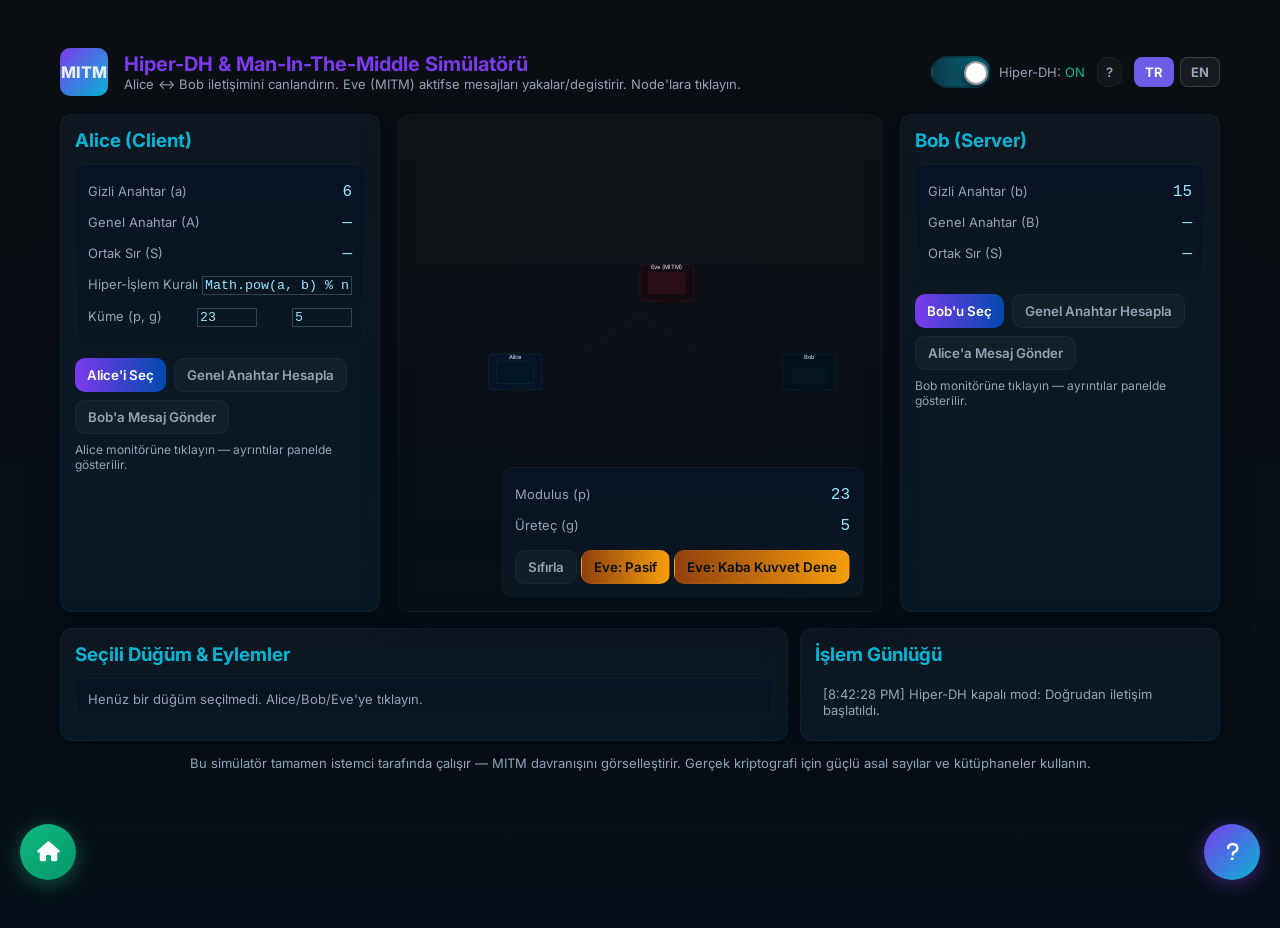
<file: resources/Frontend/Crypto/mitm.html>
<!doctype html>
<html lang="tr">
  <head>
    <meta charset="utf-8" />
    <meta name="viewport" content="width=device-width,initial-scale=1" />
    <title data-i18n="mitm.pageTitle">Hiper-DH & MITM (Eve) Simülatörü</title>
    <link
      href="https://fonts.googleapis.com/css2?family=Inter:wght@300;400;600;700;800&display=swap"
      rel="stylesheet"
    />
    <link
      rel="stylesheet"
      href="https://cdnjs.cloudflare.com/ajax/libs/font-awesome/6.4.2/css/all.min.css"
    />
    <script src="../js/i18n.js"></script>
    <style>
      :root {
        --bg: #0b0f13;
        --panel: #0f1720;
        --card: #0f1822;
        --muted: #94a3b8;
        --accent: #7c3aed;
        --accent-2: #06b6d4;
        --success: #10b981;
        --danger: #ef4444;
        --glass: rgba(255, 255, 255, 0.03);
      }
      * {
        box-sizing: border-box;
        font-family:
          Inter,
          system-ui,
          Segoe UI,
          Roboto,
          "Helvetica Neue",
          Arial;
      }
      html,
      body {
        height: 100%;
        margin: 0;
        background: linear-gradient(180deg, var(--bg), #071018);
        color: #e6eef6;
      }
      .wrap {
        max-width: 1200px;
        margin: 28px auto;
        padding: 20px;
      }
      header {
        display: flex;
        align-items: center;
        gap: 16px;
        margin-bottom: 18px;
      }
      header h1 {
        font-size: 20px;
        margin: 0;
        color: var(--accent);
      }
      header p {
        margin: 0;
        color: var(--muted);
        font-size: 13px;
      }

      .sim-grid {
        display: grid;
        grid-template-columns: 320px 1fr 320px;
        gap: 18px;
      }

      /* left/right panels */
      .panel {
        background: linear-gradient(180deg, var(--panel), #071927);
        border-radius: 12px;
        padding: 14px;
        border: 1px solid rgba(255, 255, 255, 0.03);
        box-shadow: 0 6px 30px rgba(3, 7, 18, 0.6);
      }
      .panel h3 {
        margin: 0 0 12px 0;
        color: var(--accent-2);
      }
      .controls {
        display: flex;
        gap: 8px;
        flex-wrap: wrap;
      }
      .btn {
        background: var(--glass);
        border: 1px solid rgba(255, 255, 255, 0.04);
        padding: 8px 12px;
        border-radius: 10px;
        color: var(--muted);
        cursor: pointer;
        font-weight: 600;
      }
      .btn.primary {
        background: linear-gradient(90deg, var(--accent), #004aad);
        color: white;
        border: none;
      }
      .btn.warn {
        background: linear-gradient(90deg, #92400e, #f59e0b);
        color: #071018;
      }
      .toggle {
        display: inline-flex;
        align-items: center;
        gap: 8px;
      }
      .small {
        font-size: 13px;
        color: var(--muted);
      }

      /* center canvas */
      .canvas-wrap {
        position: relative;
        background: linear-gradient(
          180deg,
          rgba(255, 255, 255, 0.02),
          transparent
        );
        border-radius: 12px;
        padding: 18px;
        min-height: 480px;
        display: flex;
        align-items: center;
        justify-content: center;
      }
      svg.network {
        width: 100%;
        height: 460px;
      }

      /* node styles */
      .node {
        cursor: pointer;
      }
      .monitor {
        fill: linear-gradient(0deg, #0f1720, #0b1220);
        stroke: #1f2937;
        stroke-width: 2;
      }

      .node-label {
        font-size: 13px;
        text-anchor: middle;
        fill: #dbeafe;
      }

      /* info panel */
      .info {
        background: linear-gradient(180deg, #071225, #0b1720);
        padding: 12px;
        border-radius: 10px;
        border: 1px solid rgba(255, 255, 255, 0.03);
      }
      .info-row {
        display: flex;
        justify-content: space-between;
        padding: 6px 0;
        border-bottom: 1px dashed rgba(255, 255, 255, 0.02);
      }
      .info-row:last-child {
        border-bottom: none;
      }
      .mono {
        font-family: ui-monospace, SFMono-Regular, Menlo, monospace;
        color: #9be7ff;
      }

      /* message bubble animation */
      .packet {
        fill: var(--accent);
        stroke: none;
      }
      .packet-mod {
        fill: var(--danger);
      }

      /* footer */
      footer {
        margin-top: 14px;
        color: var(--muted);
        font-size: 13px;
        text-align: center;
      }

      /* clickable hints */
      .hint {
        font-size: 12px;
        color: var(--muted);
        margin-top: 8px;
      }

      /* responsive */
      @media (max-width: 980px) {
        .sim-grid {
          grid-template-columns: 1fr;
        }
        .canvas-wrap {
          min-height: 420px;
        }
      }
      /* Hyper-DH toggle switch */
      .switch {
        width: 60px;
        height: 32px;
        border-radius: 32px;
        background: linear-gradient(90deg, #0b0f13, #13202a);
        border: 2px solid rgba(255, 255, 255, 0.06);
        display: inline-block;
        position: relative;
        padding: 3px;
        box-shadow: inset 0 1px 0 rgba(255, 255, 255, 0.02);
        transition:
          background 220ms ease,
          border-color 220ms;
      }
      .switch .knob {
        width: 24px;
        height: 24px;
        border-radius: 50%;
        background: #e6eef6;
        box-shadow: 0 4px 10px rgba(2, 6, 23, 0.6);
        transform: translateX(0);
        transition: transform 220ms cubic-bezier(0.2, 0.9, 0.2, 1);
        border: 2px solid rgba(0, 0, 0, 0.4);
      }
      .switch.on {
        background: linear-gradient(90deg, #0b3a4a, #07697f);
        border-color: rgba(0, 0, 0, 0.25);
      }
      .switch.on .knob {
        transform: translateX(28px);
        background: #fff;
      }

      /* small responsive tweak for header */
      @media (max-width: 980px) {
        #hyperLabel {
          display: none;
        }
        .switch {
          width: 48px;
          height: 28px;
          padding: 2px;
        }
        .switch .knob {
          width: 20px;
          height: 20px;
          transform: translateX(0);
        }
        .switch.on .knob {
          transform: translateX(22px);
        }
      }

      /* Pop-up Styles */
      .popup-overlay {
        position: fixed;
        top: 0;
        left: 0;
        width: 100%;
        height: 100%;
        background: rgba(0, 0, 0, 0.8);
        backdrop-filter: blur(5px);
        display: none;
        justify-content: center;
        align-items: center;
        z-index: 1000;
        animation: fadeIn 0.3s ease;
      }

      .popup-overlay.show {
        display: flex;
      }

      .popup-content {
        background: linear-gradient(180deg, var(--panel), #071927);
        border-radius: 16px;
        border: 1px solid rgba(255, 255, 255, 0.1);
        box-shadow: 0 20px 60px rgba(0, 0, 0, 0.8);
        max-width: 600px;
        width: 90%;
        max-height: 80vh;
        overflow-y: auto;
        animation: slideIn 0.3s ease;
      }

      .popup-header {
        display: flex;
        justify-content: space-between;
        align-items: center;
        padding: 20px 24px;
        border-bottom: 1px solid rgba(255, 255, 255, 0.1);
      }

      .popup-header h3 {
        margin: 0;
        color: var(--accent);
        font-size: 20px;
      }

      .popup-close {
        background: none;
        border: none;
        color: var(--muted);
        font-size: 24px;
        cursor: pointer;
        padding: 0;
        width: 32px;
        height: 32px;
        display: flex;
        align-items: center;
        justify-content: center;
        border-radius: 50%;
        transition: all 0.2s ease;
      }

      .popup-close:hover {
        background: rgba(255, 255, 255, 0.1);
        color: white;
      }

      .popup-body {
        padding: 24px;
      }

      .info-section {
        margin-bottom: 24px;
      }

      .info-section:last-child {
        margin-bottom: 0;
      }

      .info-section h4 {
        color: var(--accent-2);
        margin: 0 0 12px 0;
        font-size: 16px;
      }

      .info-section p {
        color: #e6eef6;
        line-height: 1.6;
        margin: 0 0 12px 0;
      }

      .info-section ul,
      .info-section ol {
        color: #e6eef6;
        padding-left: 20px;
        margin: 0;
      }

      .info-section li {
        margin-bottom: 8px;
        line-height: 1.5;
      }

      .info-section strong {
        color: var(--accent);
      }

      /* Help Button */
      .help-button {
        position: fixed;
        bottom: 20px;
        right: 20px;
        width: 56px;
        height: 56px;
        border-radius: 50%;
        background: linear-gradient(135deg, var(--accent), var(--accent-2));
        border: none;
        color: white;
        font-size: 20px;
        cursor: pointer;
        box-shadow: 0 4px 20px rgba(124, 58, 237, 0.4);
        transition: all 0.3s ease;
        z-index: 100;
        display: flex;
        align-items: center;
        justify-content: center;
      }

      .help-button:hover {
        transform: translateY(-2px);
        box-shadow: 0 6px 25px rgba(124, 58, 237, 0.6);
      }

      /* Home Button */
      .home-button {
        position: fixed;
        bottom: 20px;
        left: 20px;
        width: 56px;
        height: 56px;
        border-radius: 50%;
        background: linear-gradient(135deg, var(--success), #059669);
        border: none;
        color: white;
        font-size: 20px;
        cursor: pointer;
        box-shadow: 0 4px 20px rgba(16, 185, 129, 0.4);
        transition: all 0.3s ease;
        z-index: 100;
        display: flex;
        align-items: center;
        justify-content: center;
        text-decoration: none;
      }

      .home-button:hover {
        transform: translateY(-2px);
        box-shadow: 0 6px 25px rgba(16, 185, 129, 0.6);
        color: white;
      }

      /* Dil Butonları*/
      .lang-switch-btn {
        background: rgba(255, 255, 255, 0.05);
        border: 1px solid rgba(255, 255, 255, 0.15);
        color: var(--muted);
        border-radius: 8px;
        padding: 6px 10px;
        font-size: 13px;
        font-weight: 700;
        cursor: pointer;
        transition: all 0.2s ease;
      }
      .lang-switch-btn:hover {
        color: #fff;
      }
      .lang-switch-btn.active {
        background: #6c5ce7 !important;
        color: white !important;
        border-color: transparent !important;
      }

      /* Animations */
      @keyframes fadeIn {
        from {
          opacity: 0;
        }
        to {
          opacity: 1;
        }
      }

      @keyframes slideIn {
        from {
          opacity: 0;
          transform: translateY(-20px) scale(0.95);
        }
        to {
          opacity: 1;
          transform: translateY(0) scale(1);
        }
      }

      /* Responsive adjustments */
      @media (max-width: 768px) {
        .popup-content {
          width: 95%;
          margin: 20px;
        }

        .popup-header,
        .popup-body {
          padding: 16px;
        }

        .help-button,
        .home-button {
          width: 48px;
          height: 48px;
          font-size: 18px;
        }
      }
    </style>
  </head>
  <body>
    <div class="wrap">
      <header>
        <div
          style="
            width: 48px;
            height: 48px;
            border-radius: 10px;
            background: linear-gradient(135deg, var(--accent), var(--accent-2));
            display: flex;
            align-items: center;
            justify-content: center;
            font-weight: 800;
          "
        >
          MITM
        </div>
        <div>
          <h1 data-i18n="mitm.heading">
            Hiper-DH & Man‑In‑The‑Middle Simülatörü
          </h1>
          <p data-i18n="mitm.subheading">
            Alice ↔ Bob iletişimini canlandırın. Eve (MITM) aktifse mesajları
            yakalar/degistirir. Node'lara tıklayın.
          </p>
        </div>
        <!-- Hiper-DH On/Off toggle + help -->
        <div
          style="
            margin-left: auto;
            display: flex;
            align-items: center;
            gap: 12px;
          "
        >
          <!-- Toggle wrapper -->
          <div
            id="hyperToggle"
            style="
              display: flex;
              align-items: center;
              gap: 8px;
              cursor: pointer;
            "
            aria-label="Hiper-DH Aç/Kapa"
            data-i18n-attr="aria-label:mitm.hyperToggleAria"
            role="button"
            tabindex="0"
          >
            <div class="switch" id="hyperSwitch" aria-hidden="true">
              <div class="knob"></div>
            </div>
            <div
              id="hyperLabel"
              style="
                font-size: 13px;
                color: var(--muted);
                min-width: 48px;
                text-align: left;
              "
            >
              <span data-i18n="mitm.hyperDhLabel">Hiper-DH:</span>
              <span id="hyperStateText">ON</span>
            </div>
          </div>

          <!-- Help button -->
          <button
            id="hyperHelp"
            class="btn"
            title="Ne demek olduğunu gör"
            data-i18n-attr="title:mitm.hyperHelpTitle"
            style="padding: 6px 8px; font-size: 13px"
          >
            ?
          </button>
          <!-- Language Switcher -->
          <div class="lang-switch" style="display: flex; gap: 6px">
            <button class="lang-switch-btn" data-lang="tr" type="button">
              TR
            </button>
            <button class="lang-switch-btn" data-lang="en" type="button">
              EN
            </button>
          </div>
        </div>
      </header>

      <div class="sim-grid">
        <!-- LEFT: Controls / Alice -->
        <div class="panel">
          <h3 data-i18n="mitm.aliceTitle">Alice (Client)</h3>
          <div class="info">
            <div class="info-row">
              <div class="small" data-i18n="mitm.privateKeyLabel">
                Gizli Anahtar (a)
              </div>
              <div id="alicePrivate" class="mono">6</div>
            </div>
            <div class="info-row">
              <div class="small" data-i18n="mitm.publicKeyLabel">
                Genel Anahtar (A)
              </div>
              <div id="alicePublic" class="mono">—</div>
            </div>
            <div class="info-row">
              <div class="small" data-i18n="mitm.sharedSecretLabel">
                Ortak Sır (S)
              </div>
              <div id="aliceSecret" class="mono">—</div>
            </div>
            <div class="info-row">
              <div class="small" data-i18n="mitm.ruleFieldLabel">
                Hiper-İşlem Kuralı
              </div>
              <input
                type="text"
                id="ruleInput"
                class="mono"
                value="Math.pow(a, b) % n"
                style="
                  width: 150px;
                  background: transparent;
                  border: 1px solid #334155;
                  color: #9be7ff;
                "
              />
            </div>
            <div class="info-row">
              <div class="small" data-i18n="mitm.setFieldLabel">
                Küme (p, g)
              </div>
              <input
                type="number"
                id="modInput"
                class="mono"
                value="23"
                style="
                  width: 60px;
                  background: transparent;
                  border: 1px solid #334155;
                  color: #9be7ff;
                "
              />
              <input
                type="number"
                id="genInput"
                class="mono"
                value="5"
                style="
                  width: 60px;
                  background: transparent;
                  border: 1px solid #334155;
                  color: #9be7ff;
                "
              />
            </div>
          </div>

          <div style="margin-top: 12px" class="controls">
            <button
              class="btn primary"
              onclick="setActive('alice')"
              data-i18n="mitm.selectAliceBtn"
            >
              Alice'i Seç
            </button>
            <button
              class="btn"
              onclick="generate('alice')"
              data-i18n="mitm.calcPublicBtn"
            >
              Genel Anahtar Hesapla
            </button>
            <button
              class="btn"
              onclick="sendMessage('alice')"
              data-i18n="mitm.sendToBobBtn"
            >
              Bob'a Mesaj Gönder
            </button>
          </div>

          <div class="hint" data-i18n="mitm.aliceHint">
            Alice monitörüne tıklayın — ayrıntılar panelde gösterilir.
          </div>
        </div>

        <!-- CENTER: network visualization -->
        <div class="canvas-wrap panel">
          <svg
            class="network"
            viewBox="0 0 1000 460"
            xmlns="http://www.w3.org/2000/svg"
          >
            <!-- positions: Alice left, Bob right, Eve top-middle -->
            <!-- links (paths) -->
            <defs>
              <filter id="glow">
                <feGaussianBlur stdDeviation="4" result="coloredBlur" />
                <feMerge>
                  <feMergeNode in="coloredBlur" />
                  <feMergeNode in="SourceGraphic" />
                </feMerge>
              </filter>
            </defs>

            <line
              id="linkA-E"
              x1="180"
              y1="340"
              x2="500"
              y2="120"
              stroke="rgba(255,255,255,0.06)"
              stroke-width="2"
              stroke-dasharray="6 6"
            />
            <line
              id="linkE-B"
              x1="500"
              y1="120"
              x2="820"
              y2="340"
              stroke="rgba(255,255,255,0.06)"
              stroke-width="2"
              stroke-dasharray="6 6"
            />
            <line
              id="linkA-B"
              x1="180"
              y1="340"
              x2="820"
              y2="340"
              stroke="rgba(255,255,255,0.03)"
              stroke-width="1"
            />

            <!-- Alice monitor (group) -->
            <g
              id="alice"
              class="node"
              transform="translate(120,260)"
              onclick="nodeClick('alice')"
            >
              <rect
                x="40"
                y="-50"
                width="120"
                height="80"
                rx="8"
                fill="#071428"
                stroke="#18384f"
              />
              <rect
                x="58"
                y="-34"
                width="84"
                height="50"
                rx="4"
                fill="#021726"
                stroke="#0b3a4a"
              />
              <rect
                x="90"
                y="26"
                width="36"
                height="10"
                rx="3"
                fill="#0b1220"
              />
              <text x="100" y="-40" class="node-label">Alice</text>
            </g>

            <!-- Eve monitor -->
            <g
              id="eve"
              class="node"
              transform="translate(460,60)"
              onclick="nodeClick('eve')"
            >
              <rect
                x="40"
                y="-50"
                width="120"
                height="80"
                rx="8"
                fill="#170b12"
                stroke="#4a1f2e"
              />
              <rect
                x="58"
                y="-34"
                width="84"
                height="50"
                rx="4"
                fill="#2a0f17"
              />
              <rect
                x="90"
                y="26"
                width="36"
                height="10"
                rx="3"
                fill="#1a0b0f"
              />
              <text x="100" y="-40" class="node-label">Eve (MITM)</text>
            </g>

            <!-- Bob monitor -->
            <g
              id="bob"
              class="node"
              transform="translate(780,260)"
              onclick="nodeClick('bob')"
            >
              <rect
                x="40"
                y="-50"
                width="120"
                height="80"
                rx="8"
                fill="#061219"
                stroke="#153046"
              />
              <rect
                x="58"
                y="-34"
                width="84"
                height="50"
                rx="4"
                fill="#031423"
              />
              <rect
                x="90"
                y="26"
                width="36"
                height="10"
                rx="3"
                fill="#07121a"
              />
              <text x="100" y="-40" class="node-label">Bob</text>
            </g>

            <!-- animated packet (initially hidden) -->
            <circle
              id="packet"
              cx="0"
              cy="0"
              r="8"
              class="packet"
              style="visibility: hidden; filter: url(#glow)"
            />
            <circle
              id="packetMod"
              cx="0"
              cy="0"
              r="8"
              class="packet-mod"
              style="visibility: hidden; filter: url(#glow)"
            />
          </svg>

          <div
            style="
              position: absolute;
              right: 18px;
              bottom: 14px;
              min-width: 220px;
            "
          >
            <div class="info">
              <div class="info-row">
                <div class="small" data-i18n="mitm.modulusLabel">
                  Modulus (p)
                </div>
                <div id="modVal" class="mono">23</div>
              </div>
              <div class="info-row">
                <div class="small" data-i18n="mitm.generatorLabel">
                  Üreteç (g)
                </div>
                <div id="genVal" class="mono">5</div>
              </div>
              <div style="padding-top: 8px">
                <button
                  class="btn"
                  onclick="resetSim()"
                  data-i18n="mitm.resetBtn"
                >
                  Sıfırla
                </button>
                <button class="btn warn" onclick="toggleEve()" id="eveBtn">
                  Eve: Pasif
                </button>
                <button
                  class="btn warn"
                  onclick="eveBruteForce()"
                  data-i18n="mitm.bruteForceBtn"
                >
                  Eve: Kaba Kuvvet Dene
                </button>
              </div>
            </div>
          </div>
        </div>

        <!-- RIGHT: Controls / Bob -->
        <div class="panel">
          <h3 data-i18n="mitm.bobTitle">Bob (Server)</h3>
          <div class="info">
            <div class="info-row">
              <div class="small" data-i18n="mitm.privateKeyLabelB">
                Gizli Anahtar (b)
              </div>
              <div id="bobPrivate" class="mono">15</div>
            </div>
            <div class="info-row">
              <div class="small" data-i18n="mitm.publicKeyLabelB">
                Genel Anahtar (B)
              </div>
              <div id="bobPublic" class="mono">—</div>
            </div>
            <div class="info-row">
              <div class="small" data-i18n="mitm.sharedSecretLabel">
                Ortak Sır (S)
              </div>
              <div id="bobSecret" class="mono">—</div>
            </div>
          </div>

          <div style="margin-top: 12px" class="controls">
            <button
              class="btn primary"
              onclick="setActive('bob')"
              data-i18n="mitm.selectBobBtn"
            >
              Bob'u Seç
            </button>
            <button
              class="btn"
              onclick="generate('bob')"
              data-i18n="mitm.calcPublicBtn"
            >
              Genel Anahtar Hesapla
            </button>
            <button
              class="btn"
              onclick="sendMessage('bob')"
              data-i18n="mitm.sendToAliceBtn"
            >
              Alice'a Mesaj Gönder
            </button>
          </div>

          <div class="hint" data-i18n="mitm.bobHint">
            Bob monitörüne tıklayın — ayrıntılar panelde gösterilir.
          </div>
        </div>
      </div>

      <!-- DETAILS / action log -->
      <div style="margin-top: 16px; display: flex; gap: 12px; flex-wrap: wrap">
        <div style="flex: 1; min-width: 320px" class="panel">
          <h3 data-i18n="mitm.selectedNodeTitle">Seçili Düğüm & Eylemler</h3>
          <div id="selectedInfo" class="info">
            <div class="small" data-i18n="mitm.noNodeSelected">
              Henüz bir düğüm seçilmedi. Alice/Bob/Eve'ye tıklayın.
            </div>
          </div>
        </div>

        <div style="width: 420px; min-width: 280px" class="panel">
          <h3 data-i18n="mitm.activityLogTitle">İşlem Günlüğü</h3>
          <div
            id="log"
            style="
              max-height: 180px;
              overflow: auto;
              padding: 8px;
              font-size: 13px;
              color: var(--muted);
            "
          ></div>
        </div>
      </div>

      <footer data-i18n="mitm.footerNote">
        Bu simülatör tamamen istemci tarafında çalışır — MITM davranışını
        görselleştirir. Gerçek kriptografi için güçlü asal sayılar ve
        kütüphaneler kullanın.
      </footer>
    </div>

    <!-- Information Pop-up -->
    <div id="infoPopup" class="popup-overlay">
      <div class="popup-content">
        <div class="popup-header">
          <h3 data-i18n="mitm.popupTitle">
            Hiper-DH & MITM Simülatörü Hakkında
          </h3>
          <button class="popup-close" onclick="closePopup()">&times;</button>
        </div>
        <div class="popup-body">
          <div class="info-section">
            <h4 data-i18n="mitm.infoProtocolTitle">
              🔐 Hiper-Diffie-Hellman Protokolü
            </h4>
            <p data-i18n="mitm.infoProtocolText">
              Bu simülatör, hiperhalkalar kullanarak geliştirilmiş
              Diffie-Hellman anahtar değişim protokolünü gösterir. Klasik DH
              protokolünden farklı olarak, hiperhalka yapısı daha güçlü güvenlik
              sağlar.
            </p>
          </div>
          <div class="info-section">
            <h4 data-i18n="mitm.infoParticipantsTitle">👥 Katılımcılar</h4>
            <ul>
              <li data-i18n="mitm.infoParticipantAlice">
                <strong>Alice:</strong> İlk taraf, gizli anahtar (a) ile genel
                anahtar (A) üretir
              </li>
              <li data-i18n="mitm.infoParticipantBob">
                <strong>Bob:</strong> İkinci taraf, gizli anahtar (b) ile genel
                anahtar (B) üretir
              </li>
              <li data-i18n="mitm.infoParticipantEve">
                <strong>Eve:</strong> Man-in-the-Middle saldırganı, mesajları
                yakalayabilir ve değiştirebilir
              </li>
            </ul>
          </div>
          <div class="info-section">
            <h4 data-i18n="mitm.infoHowTitle">⚙️ Nasıl Kullanılır</h4>
            <ol>
              <li data-i18n="mitm.infoHow1">
                Hiper-DH modunu açın/kapatın (üst kısımdaki toggle)
              </li>
              <li data-i18n="mitm.infoHow2">
                Alice veya Bob'u seçin ve "Genel Anahtar Hesapla" butonuna
                tıklayın
              </li>
              <li data-i18n="mitm.infoHow3">
                Her iki tarafın genel anahtarları hesaplandıktan sonra ortak
                sırlar otomatik hesaplanır
              </li>
              <li data-i18n="mitm.infoHow4">
                Eve'yi aktif ederek MITM saldırısını simüle edin
              </li>
              <li data-i18n="mitm.infoHow5">
                "Eve: Kaba Kuvvet Dene" ile gerçek bir özel anahtar arama
                saldırısı çalıştırın
              </li>
              <li data-i18n="mitm.infoHow6">
                Mesaj göndererek iletişimi test edin
              </li>
            </ol>
          </div>
          <div class="info-section">
            <h4 data-i18n="mitm.infoTechTitle">🔧 Teknik Detaylar</h4>
            <p data-i18n="mitm.infoTechModulus">
              <strong>Modulus (p):</strong> Asal sayı, güvenlik için büyük
              olmalı
            </p>
            <p data-i18n="mitm.infoTechGenerator">
              <strong>Üreteç (g):</strong> Modulus'a göre primitive root
            </p>
            <p data-i18n="mitm.infoTechRule">
              <strong>Kural:</strong> Hiperhalka işlemi tanımlar (örn:
              Math.pow(a, b) % n)
            </p>
          </div>
        </div>
      </div>
    </div>

    <!-- Help Button -->
    <button
      id="helpButton"
      class="help-button"
      onclick="openPopup()"
      title="Yardım"
      data-i18n-attr="title:mitm.helpTitle"
    >
      <i class="fas fa-question"></i>
    </button>

    <!-- Home Button -->
    <a
      href="../Anasayfa/index.html"
      class="home-button"
      title="Ana Sayfaya Dön"
      data-i18n-attr="title:mitm.homeTitle"
    >
      <i class="fas fa-home"></i>
    </a>

    <script>
      // NOT: Burada önceden ölü/yanlış bir adres olan
      // "https://hypercrypt.up.railway.app" kodlanmıştı -- proje artık
      // Railway'de değil Render'da barındırılıyor. Render deploy'u
      // düzeldiği ve https://hypercrypt.onrender.com canlıda çalıştığı için
      // (WebConfig.java'daki CORS izinli listesi 127.0.0.1:5500 ve
      // localhost:5500'ü zaten kapsıyor), üretim adresini aktif hale
      // getiriyoruz. Yerelde backend'i elle çalıştırıp onu test etmek
      // isterseniz alttaki iki satırın yorumunu değiştirin.
      const API_BASE_URL = "https://hypercrypt.onrender.com";
      //const API_BASE_URL = "http://localhost:8080";
      // --- state ---
      const state = {
        modulus: 23,
        generator: 5,
        alicePrivate: 6,
        bobPrivate: 15,
        alicePublic: null,
        bobPublic: null,
        aliceSecret: null,
        bobSecret: null,
        eveActive: false,
        selected: null,
        // NOT: Bu alan önceden hiç tanımlanmamıştı; bu yüzden generate()
        // içindeki "if (!state.hyperDHEnabled)" kontrolü sayfa ilk açıldığında
        // (değer undefined -> falsy olduğundan) HER ZAMAN devreye giriyor ve
        // "Hiper-DH modu kapalı" uyarısıyla anahtar hesaplamayı engelliyordu --
        // oysa üstteki başlık anahtarı görsel olarak varsayılan "ON" gösteriyordu.
        // Görünen varsayılanla eşleşmesi için burada açıkça true olarak başlatılıyor.
        hyperDHEnabled: true,
      };

      // helpers
      const logEl = document.getElementById("log");
      function log(text) {
        const t = document.createElement("div");
        t.textContent = `[${new Date().toLocaleTimeString()}] ${text}`;
        logEl.prepend(t);
      }

      function setActive(who) {
        state.selected = who;
        renderSelected();
      }

      function renderSelected() {
        const sel = state.selected;
        const el = document.getElementById("selectedInfo");
        el.innerHTML = "";
        if (!sel) {
          el.innerHTML = `<div class="small">${t("mitm.noNodeSelected", "Henüz bir düğüm seçilmedi. Alice/Bob/Eve'ye tıklayın.")}</div>`;
          return;
        }
        if (sel === "alice" || sel === "bob") {
          const p = document.createElement("div");
          p.innerHTML = `
          <div class="info-row"><div class="small">${t("mitm.nodeLabel", "Düğüm")}</div><div class="mono">${sel.toUpperCase()}</div></div>
          <div class="info-row"><div class="small">${t("mitm.privateShortLabel", "Gizli")}</div><div class="mono">${state[sel + "Private"]}</div></div>
          <div class="info-row"><div class="small">${t("mitm.publicShortLabel", "Genel")}</div><div class="mono">${state[sel + "Public"] ?? "—"}</div></div>
          <div class="info-row"><div class="small">${t("mitm.sharedSecretShortLabel", "Ortak Sır")}</div><div class="mono">${state[sel + "Secret"] ?? "—"}</div></div>
          <div style="margin-top:8px;display:flex;gap:8px"><button class="btn" onclick="generate('${sel}')">${t("mitm.calcPublicShortBtn", "Genel Hesapla")}</button><button class="btn" onclick="sendMessage('${sel}')">${t("mitm.sendMessageShortBtn", "Mesaj Gönder")}</button></div>
        `;
          el.appendChild(p);
        } else if (sel === "eve") {
          const p = document.createElement("div");
          p.innerHTML = `
          <div class="info-row"><div class="small">${t("mitm.nodeLabel", "Düğüm")}</div><div class="mono">EVE (MITM)</div></div>
          <div class="info-row"><div class="small">${t("mitm.statusLabel", "Durum")}</div><div class="mono">${state.eveActive ? t("mitm.activeStatus", "AKTİF") : t("mitm.inactiveStatus", "PASİF")}</div></div>
          <div style="margin-top:8px;display:flex;gap:8px"><button class="btn" onclick="toggleEve()">${t("mitm.eveToggleBtn", "Eve Toggle")}</button><button class="btn" onclick="inspectLast()">${t("mitm.inspectLastBtn", "Son Paketleri İncele")}</button><button class="btn warn" onclick="eveBruteForce()">${t("mitm.bruteForceShortBtn", "Kaba Kuvvet Dene")}</button></div>
        `;
          el.appendChild(p);
        }
      }

      // simulate simple modular power using BigInt for safety
      /* function modPow(base, exp, mod){
      base = BigInt(base); exp = BigInt(exp); mod = BigInt(mod);
      let result = 1n; let b = base % mod; let e = exp;
      while(e>0n){ if(e & 1n) result = (result*b)%mod; b=(b*b)%mod; e >>= 1n }
      return result;
    }*/
      state.modulus = parseInt(document.getElementById("modInput").value);
      state.generator = parseInt(document.getElementById("genInput").value);

      async function generate(who) {
        if (!state.hyperDHEnabled) {
          log(
            t(
              "mitm.hyperDhDisabledLog",
              "Hiper-DH kapalı: Anahtar hesaplama atlandı.",
            ),
          );
          alert(
            t(
              "mitm.hyperDhDisabledAlert",
              "Hiper-DH modu kapalı olduğu için anahtar hesaplanamaz. Açmak için başlıktaki düğmeyi kullanın.",
            ),
          );
          return;
        }

        log(
          `${who.toUpperCase()} ${t("mitm.calculatingPublicLog", "genel anahtarını hesaplıyor...")}`,
        );

        const rule = document.getElementById("ruleInput").value;

        const requestData = {
          generator: state.generator,
          modulus: state.modulus,
          privateKey: who === "alice" ? state.alicePrivate : state.bobPrivate,
          theirPublicKey: null, // Genel anahtar hesaplarken bu alan boş gider.
          rule: rule,
        };

        try {
          const response = await fetch(
            `${API_BASE_URL}/api/crypto/calculate-key`,
            {
              method: "POST",
              headers: { "Content-Type": "application/json" },
              body: JSON.stringify(requestData),
            },
          );

          const data = await response.json();

          if (response.ok) {
            if (who === "alice") {
              state.alicePublic = data.result;
              document.getElementById("alicePublic").textContent =
                state.alicePublic;
            } else {
              state.bobPublic = data.result;
              document.getElementById("bobPublic").textContent =
                state.bobPublic;
            }
            log(
              data.explanation +
                " " +
                t("mitm.resultSuffixLog", "Sonuç:") +
                " " +
                data.result,
            );

            // Eğer her iki genel anahtar da artık biliniyorsa, ortak sırları hesapla.
            if (state.alicePublic && state.bobPublic) {
              computeSecrets();
            }
          } else {
            log(`${t("mitm.errorLogPrefix", "Hata:")} ${data.explanation}`);
            alert(`${t("mitm.errorLogPrefix", "Hata:")} ${data.explanation}`);
          }
        } catch (error) {
          log(
            t("mitm.apiConnErrorLog", "API'ye bağlanırken bir hata oluştu: ") +
              error.message,
          );
          alert(
            t("mitm.apiConnErrorLog", "API'ye bağlanırken bir hata oluştu: ") +
              error.message,
          );
        }
        renderSelected();
      }

      async function computeSecrets() {
        log(
          t(
            "mitm.computingSecretsLog",
            "Ortak gizli anahtarlar hesaplanıyor...",
          ),
        );
        const rule = document.getElementById("ruleInput").value;

        // Alice'in sırrını hesaplamak için istek
        const aliceRequestData = {
          generator: state.generator,
          modulus: state.modulus,
          privateKey: state.alicePrivate,
          theirPublicKey: state.bobPublic, // Bob'un genel anahtarını kullanır
          rule: rule,
        };

        // Bob'un sırrını hesaplamak için istek
        const bobRequestData = {
          generator: state.generator,
          modulus: state.modulus,
          privateKey: state.bobPrivate,
          theirPublicKey: state.alicePublic, // Alice'in genel anahtarını kullanır
          rule: rule,
        };

        try {
          // İki isteği aynı anda gönderelim (daha verimli)
          const [aliceResponse, bobResponse] = await Promise.all([
            fetch(`${API_BASE_URL}/api/crypto/calculate-key`, {
              method: "POST",
              headers: { "Content-Type": "application/json" },
              body: JSON.stringify(aliceRequestData),
            }),
            fetch(`${API_BASE_URL}/api/crypto/calculate-key`, {
              method: "POST",
              headers: { "Content-Type": "application/json" },
              body: JSON.stringify(bobRequestData),
            }),
          ]);

          const aliceData = await aliceResponse.json();
          const bobData = await bobResponse.json();

          if (aliceResponse.ok && bobResponse.ok) {
            state.aliceSecret = aliceData.result;
            state.bobSecret = bobData.result;
            document.getElementById("aliceSecret").textContent =
              state.aliceSecret;
            document.getElementById("bobSecret").textContent = state.bobSecret;

            if (state.aliceSecret === state.bobSecret) {
              log(
                `${t("mitm.secretsMatchedLog", "Ortak sırlar başarıyla eşleşti:")} ${state.aliceSecret}`,
              );
            } else {
              log(
                `${t("mitm.secretsMismatchLog", "HATA! Ortak sırlar eşleşmedi: Alice=")}${state.aliceSecret}, Bob=${state.bobSecret}`,
              );
            }
          } else {
            log(
              t(
                "mitm.secretCalcErrorLog",
                "Sır hesaplanırken bir hata oluştu.",
              ),
            );
          }
        } catch (error) {
          log(
            t("mitm.apiConnErrorLog", "API'ye bağlanırken bir hata oluştu: ") +
              error.message,
          );
        }
        renderSelected();
      }

      // clicking nodes
      function nodeClick(who) {
        setActive(who);
        log(who.toUpperCase() + " " + t("mitm.selectedSuffixLog", "seçildi."));
      }

      // packet animation helper
      function animatePacket(pathPoints, onEnd, modified = false) {
        const svg = document.querySelector("svg.network");
        const packet = document.getElementById(
          modified ? "packetMod" : "packet",
        );
        packet.style.visibility = "visible";
        let i = 0;
        const step = () => {
          if (i >= pathPoints.length) {
            packet.style.visibility = "hidden";
            if (onEnd) onEnd();
            return;
          }
          packet.setAttribute("cx", pathPoints[i][0]);
          packet.setAttribute("cy", pathPoints[i][1]);
          i++;
          requestAnimationFrame(step);
        };
        step();
      }
      if (!state.alicePublic && !state.bobPublic) {
        log(
          t(
            "mitm.directCommLog",
            "Hiper-DH kapalı mod: Doğrudan iletişim başlatıldı.",
          ),
        );
      }
      // simulate message send
      function sendMessage(sender) {
        const message =
          sender === "alice"
            ? t("mitm.demoMessageAlice", "Merhaba Bob, gizli bilgi.")
            : t("mitm.demoMessageBob", "Merhaba Alice, cevap.");
        log(
          `${sender.toUpperCase()} -> ${t("mitm.sendingLog", "gönderiyor:")} "${message}"`,
        );

        // path: Alice -> Eve -> Bob (if Eve active), otherwise direct
        const a = [180, 340];
        const e = [500, 120];
        const b = [820, 340];

        if (state.eveActive) {
          // animate to Eve
          const pathToE = interpolatePath(a, e, 60);
          animatePacket(pathToE, () => {
            log(
              t(
                "mitm.eveInterceptedLog",
                'Eve paketi yakaladı. Paket içeriği: "',
              ) +
                message +
                '"',
            );
            // Eve can modify
            const modifiedMessage = prompt(
              t(
                "mitm.evePromptText",
                "Eve: Paketi değiştir (boş bırakırsan değiştirme):",
              ),
              message,
            );
            const final =
              modifiedMessage === null
                ? message
                : modifiedMessage.trim() === ""
                  ? message
                  : modifiedMessage;
            if (final !== message)
              log(
                t("mitm.eveModifiedLog", 'Eve paketi değiştirdi -> "') +
                  final +
                  '"',
              );
            // animate from Eve to Bob (show modified packet with red)
            const pathEtoB = interpolatePath(e, b, 60);
            animatePacket(
              pathEtoB,
              () => {
                log(t("mitm.bobReceivedLog", 'Bob aldı: "') + final + '"');
              },
              true,
            );
          });
        } else {
          // direct A->B
          const path = interpolatePath(a, b, 120);
          animatePacket(path, () => {
            log(t("mitm.bobReceivedLog", 'Bob aldı: "') + message + '"');
          });
        }
      }

      // simple linear interpolation to produce points
      function interpolatePath(p1, p2, steps) {
        const pts = [];
        for (let i = 0; i <= steps; i++) {
          const t = i / steps;
          const x = p1[0] + (p2[0] - p1[0]) * t;
          const y = p1[1] + (p2[1] - p1[1]) * t;
          pts.push([x, y]);
        }
        return pts;
      }

      function renderEveBtn() {
        const btn = document.getElementById("eveBtn");
        if (!btn) return;
        btn.textContent =
          t("mitm.eveLabelPrefix", "Eve:") +
          " " +
          (state.eveActive
            ? t("mitm.activeLabel", "Aktif")
            : t("mitm.inactiveLabel", "Pasif"));
      }

      function toggleEve() {
        state.eveActive = !state.eveActive;
        renderEveBtn();
        renderSelected();
        log(
          t("mitm.eveStatusChangedLog", "Eve durumu ->") +
            " " +
            (state.eveActive
              ? t("mitm.activeStatus", "AKTİF")
              : t("mitm.inactiveStatus", "PASİF")),
        );
      }

      // Eve: backend'deki gerçek kaba-kuvvet (brute-force) saldırısını tetikler.
      async function eveBruteForce() {
        if (!state.alicePublic || !state.bobPublic) {
          log(
            t(
              "mitm.brutePrereqLog",
              "Eve: Önce her iki tarafın genel anahtarları hesaplanmalı.",
            ),
          );
          alert(
            t(
              "mitm.brutePrereqAlert",
              "Eve saldırısı için önce Alice ve Bob genel anahtarlarını hesaplamalı.",
            ),
          );
          return;
        }
        const rule = document.getElementById("ruleInput").value;
        log(
          t(
            "mitm.bruteStartedLog",
            "Eve, özel anahtarı bulmak için kaba kuvvet araması başlattı...",
          ),
        );
        try {
          const response = await fetch(
            `${API_BASE_URL}/api/crypto/eve-attack`,
            {
              method: "POST",
              headers: { "Content-Type": "application/json" },
              body: JSON.stringify({
                rule,
                generator: state.generator,
                modulus: state.modulus,
                publicKeyA: state.alicePublic,
                publicKeyB: state.bobPublic,
              }),
            },
          );
          const data = await response.json();
          log(
            data.explanation +
              (data.result != null
                ? " " +
                  t("mitm.bruteFoundSecretLog", "Bulunan ortak sır:") +
                  " " +
                  data.result
                : ""),
          );
        } catch (error) {
          log(
            t("mitm.eveApiFailLog", "Eve API'ye bağlanamadı: ") + error.message,
          );
        }
      }

      function resetSim() {
        state.alicePublic = null;
        state.bobPublic = null;
        state.aliceSecret = null;
        state.bobSecret = null;
        state.eveActive = false;
        document.getElementById("alicePublic").textContent = "—";
        document.getElementById("bobPublic").textContent = "—";
        document.getElementById("aliceSecret").textContent = "—";
        document.getElementById("bobSecret").textContent = "—";
        renderEveBtn();
        log(t("mitm.resetLog", "Simülasyon sıfırlandı."));
        renderSelected();
      }

      function inspectLast() {
        alert(
          t("mitm.inspectLastAlert", "Günlükten son paketleri kontrol edin."),
        );
      }

      // initial render
      document.getElementById("alicePrivate").textContent = state.alicePrivate;
      document.getElementById("bobPrivate").textContent = state.bobPrivate;
      document.getElementById("modVal").textContent = state.modulus;
      document.getElementById("genVal").textContent = state.generator;
      renderSelected();

      // --- Hyper-DH toggle state (EKLE) ---
      state.hyperDHEnabled = true; // başlangıçta açık

      // render toggle based on state
      function renderHyperToggle() {
        const sw = document.getElementById("hyperSwitch");
        const label = document.getElementById("hyperStateText");
        if (!sw || !label) return;
        if (state.hyperDHEnabled) {
          sw.classList.add("on");
          label.textContent = t("mitm.onLabel", "ON");
          label.style.color = "var(--success)";
        } else {
          sw.classList.remove("on");
          label.textContent = t("mitm.offLabel", "OFF");
          label.style.color = "var(--danger)";
        }

        // Eğer Hyper-DH kapalıysa rule/mod/gen inputlarını devre dışı bırak (kullanıcı doğrudan mesaj atabilir)
        const ruleInputEl = document.getElementById("ruleInput");
        const modInputEl = document.getElementById("modInput");
        const genInputEl = document.getElementById("genInput");

        if (ruleInputEl) ruleInputEl.disabled = !state.hyperDHEnabled;
        if (modInputEl) modInputEl.disabled = !state.hyperDHEnabled;
        if (genInputEl) genInputEl.disabled = !state.hyperDHEnabled;

        // görsel olarak buton metnini güncelle
        const eveBtn = document.getElementById("eveBtn");
        if (eveBtn) {
          // (isteğe bağlı) buton stilini etkileme veya yardımcı metin güncelleme
        }
      }

      // toggle function (attach to click)
      function toggleHyperDH() {
        state.hyperDHEnabled = !state.hyperDHEnabled;
        log(
          t("mitm.hyperDhModeChangedLog", "Hiper-DH modu ->") +
            " " +
            (state.hyperDHEnabled
              ? t("mitm.onStateWord", "AÇIK")
              : t("mitm.offStateWord", "KAPALI")),
        );
        renderHyperToggle();
        renderSelected();
      }

      // show help explanation
      function showHyperHelp() {
        const message = t(
          "mitm.hyperHelpAlert",
          "Hiper-DH ON: Kural ve küme (p,g) kullanılarak genel anahtarlar ve ortak sırlar hesaplanır.\n\nHiper-DH OFF: Anahtar hesaplama/devreye alma atlanır; ileti doğrudan gönderilir. Eve (MITM) aktifse paketleri yakalamaya/degistirmeye devam eder. (Rule/Mod/Gen girişleri kapatılır ve yok sayılır.)",
        );
        alert(message);
      }

      // attach events to the header toggle / help (call once on init)
      (function attachHyperToggleHandlers() {
        // small delay to ensure DOM elements exist
        window.addEventListener("DOMContentLoaded", () => {
          const wrapper = document.getElementById("hyperToggle");
          const helpBtn = document.getElementById("hyperHelp");

          if (wrapper) {
            wrapper.addEventListener("click", toggleHyperDH);
            wrapper.addEventListener("keydown", (e) => {
              if (e.key === "Enter" || e.key === " ") {
                e.preventDefault();
                toggleHyperDH();
              }
            });
          }
          if (helpBtn) helpBtn.addEventListener("click", showHyperHelp);

          // initial render
          renderHyperToggle();
        });
      })();

      // Pop-up functions
      function openPopup() {
        const popup = document.getElementById("infoPopup");
        popup.classList.add("show");
        document.body.style.overflow = "hidden"; // Prevent background scrolling
      }

      function closePopup() {
        const popup = document.getElementById("infoPopup");
        popup.classList.remove("show");
        document.body.style.overflow = "auto"; // Restore scrolling
      }

      // Close popup when clicking outside
      document.addEventListener("click", function (event) {
        const popup = document.getElementById("infoPopup");
        if (event.target === popup) {
          closePopup();
        }
      });

      // Close popup with Escape key
      document.addEventListener("keydown", function (event) {
        if (event.key === "Escape") {
          closePopup();
        }
      });

      document.addEventListener("languageChanged", function (event) {
        renderSelected();
        renderEveBtn();
        renderHyperToggle();

        // Aktif dil butonunu güncelle
        const currentLang = event.detail?.lang || "tr";

        document.querySelectorAll(".lang-switch-btn").forEach(function (btn) {
          btn.classList.toggle(
            "active",
            btn.getAttribute("data-lang") === currentLang,
          );
        });
      });

      document.addEventListener("DOMContentLoaded", function () {
        const currentLang = window.HyperCryptI18n?.getLanguage() || "tr";

        document.querySelectorAll(".lang-switch-btn").forEach(function (btn) {
          btn.classList.toggle(
            "active",
            btn.getAttribute("data-lang") === currentLang,
          );
        });
      });
    </script>
  </body>
</html>
</file>
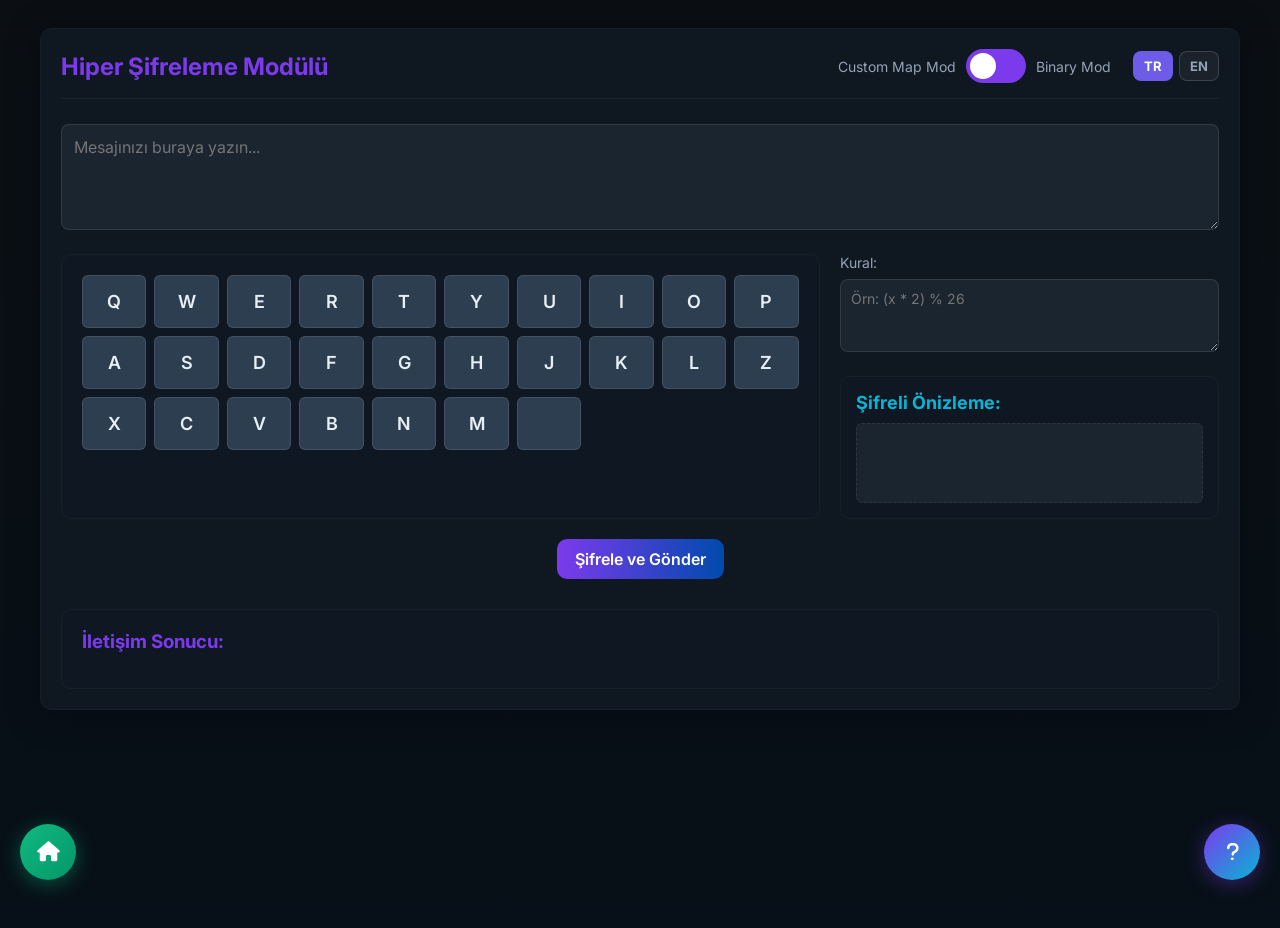
<file: resources/Frontend/Encryption/encryption.html>
<!doctype html>
<html lang="tr">
  <head>
    <meta charset="UTF-8" />
    <meta name="viewport" content="width=device-width, initial-scale=1.0" />
    <title data-i18n="enc.heading">Hiper Şifreleme Modülü</title>
    <link
      href="https://fonts.googleapis.com/css2?family=Inter:wght@300;400;600;700;800&display=swap"
      rel="stylesheet"
    />
    <link
      rel="stylesheet"
      href="https://cdnjs.cloudflare.com/ajax/libs/font-awesome/6.4.2/css/all.min.css"
    />
    <link rel="stylesheet" href="encryption.css" />
    <script src="../js/i18n.js" defer></script>
  </head>
  <body>
    <div class="container">
      <header>
        <h1 data-i18n="enc.heading">Hiper Şifreleme Modülü</h1>
        <div class="mode-toggle">
          <span class="mode-label" data-i18n="enc.modeCustomLabel"
            >Custom Map Mod</span
          >
          <label class="switch">
            <input type="checkbox" id="modeSwitcher" />
            <span class="slider round"></span>
          </label>
          <span class="mode-label" data-i18n="enc.modeBinaryLabel"
            >Binary Mod</span
          >
          <div class="lang-switch">
            <button class="lang-switch-btn" data-lang="tr" type="button">
              TR
            </button>
            <button class="lang-switch-btn" data-lang="en" type="button">
              EN
            </button>
          </div>
        </div>
      </header>

      <!-- Custom Map Mod Content -->
      <div id="customMapMode" class="mode-content">
        <div class="input-section">
          <textarea
            id="customMessageInput"
            placeholder="Mesajınızı buraya yazın..."
            rows="4"
            data-i18n-attr="placeholder:enc.messagePlaceholder"
          ></textarea>
        </div>

        <div class="custom-map-grid">
          <div class="keyboard-section">
            <div class="keyboard-grid" id="qKeyboard">
              <!-- Klavye tuşları buraya JS ile eklenecek -->
            </div>
          </div>

          <div class="rule-preview-section">
            <div class="rule-input-group">
              <label for="customRuleInput" data-i18n="enc.ruleLabel"
                >Kural:</label
              >
              <textarea
                id="customRuleInput"
                placeholder="Örn: (x * 2) % 26"
                rows="3"
                data-i18n-attr="placeholder:enc.customRulePlaceholder"
              ></textarea>
            </div>
            <div class="preview-section">
              <h3 data-i18n="enc.encryptedPreviewTitle">Şifreli Önizleme:</h3>
              <div id="customEncryptedPreview" class="preview-output"></div>
            </div>
          </div>
        </div>

        <button
          id="sendCustomButton"
          class="btn primary"
          data-i18n="enc.sendBtn"
        >
          Şifrele ve Gönder
        </button>

        <div class="result-section">
          <h3 data-i18n="enc.commResultTitle">İletişim Sonucu:</h3>
          <div class="communication-log" id="customCommunicationLog">
            <!-- Mesaj ve çözüm detayları buraya gelecek -->
          </div>
        </div>
      </div>

      <!-- Binary Mod Content -->
      <div id="binaryMode" class="mode-content hidden">
        <div class="input-section">
          <textarea
            id="binaryMessageInput"
            placeholder="Mesajınızı buraya yazın..."
            rows="4"
            data-i18n-attr="placeholder:enc.messagePlaceholder"
          ></textarea>
        </div>

        <div class="binary-grid">
          <div class="binary-rule-section">
            <label for="binaryRuleInput" data-i18n="enc.binaryRuleLabel"
              >Uygulanacak Kural (Bit Başına):</label
            >
            <textarea
              id="binaryRuleInput"
              placeholder="Örn: bit ^ 1 (XOR 1)"
              rows="3"
              data-i18n-attr="placeholder:enc.binaryRulePlaceholder"
            ></textarea>
            <div class="preview-section">
              <h3 data-i18n="enc.binaryPreviewTitle">Binary Önizleme:</h3>
              <div id="binaryPreviewOutput" class="preview-output"></div>
            </div>
          </div>
        </div>

        <button
          id="sendBinaryButton"
          class="btn primary"
          data-i18n="enc.sendBtn"
        >
          Şifrele ve Gönder
        </button>

        <div class="result-section">
          <h3 data-i18n="enc.commResultTitle">İletişim Sonucu:</h3>
          <div class="communication-log" id="binaryCommunicationLog">
            <!-- Mesaj ve çözüm detayları buraya gelecek -->
          </div>
        </div>
      </div>
    </div>

    <!-- Information Pop-up -->
    <div id="infoPopup" class="popup-overlay">
      <div class="popup-content">
        <div class="popup-header">
          <h3 data-i18n="enc.popupTitle">Hiper Şifreleme Modülü Hakkında</h3>
          <button class="popup-close" onclick="closePopup()">&times;</button>
        </div>
        <div class="popup-body">
          <div class="info-section">
            <h4 data-i18n="enc.infoSystemTitle">🔐 Hiper Şifreleme Sistemi</h4>
            <p data-i18n="enc.infoSystemText">
              Bu modül, hiperhalkalar kullanarak geliştirilmiş şifreleme
              tekniklerini gösterir. Klasik şifreleme yöntemlerinden farklı
              olarak, hiperhalka yapısı daha karmaşık ve güvenli şifreleme
              sağlar.
            </p>
          </div>
          <div class="info-section">
            <h4 data-i18n="enc.infoModesTitle">🎯 İki Şifreleme Modu</h4>
            <ul>
              <li data-i18n="enc.infoModeCustom">
                <strong>Custom Map Mod:</strong> Klavye tuşlarını özelleştirerek
                harf-harf şifreleme
              </li>
              <li data-i18n="enc.infoModeBinary">
                <strong>Binary Mod:</strong> Metni binary formata çevirerek bit
                seviyesinde şifreleme
              </li>
            </ul>
          </div>
          <div class="info-section">
            <h4 data-i18n="enc.infoHowTitle">⚙️ Nasıl Kullanılır</h4>
            <ol>
              <li data-i18n="enc.infoHow1">
                Üst kısımdaki toggle ile mod seçimi yapın
              </li>
              <li data-i18n="enc.infoHow2">Mesajınızı yazın</li>
              <li data-i18n="enc.infoHow3">Şifreleme kuralınızı tanımlayın</li>
              <li data-i18n="enc.infoHow4">
                Önizleme bölümünde sonucu kontrol edin
              </li>
              <li data-i18n="enc.infoHow5">
                "Şifrele ve Gönder" butonuna tıklayın
              </li>
            </ol>
          </div>
          <div class="info-section">
            <h4 data-i18n="enc.infoTechTitle">🔧 Teknik Detaylar</h4>
            <p data-i18n="enc.infoTechCustom">
              <strong>Custom Map Mod:</strong> Her harf için özel değer atayarak
              şifreleme
            </p>
            <p data-i18n="enc.infoTechBinary">
              <strong>Binary Mod:</strong> Metni 0 ve 1'lere çevirerek bit
              işlemleri
            </p>
            <p data-i18n="enc.infoTechRule">
              <strong>Kural Sistemi:</strong> JavaScript fonksiyonları ile özel
              şifreleme algoritmaları
            </p>
          </div>
          <div class="info-section">
            <h4 data-i18n="enc.infoExamplesTitle">💡 Örnek Kurallar</h4>
            <p data-i18n="enc.infoExampleCustom">
              <strong>Custom Map:</strong> (x * 2) % 26, (x + 3) % 26
            </p>
            <p data-i18n="enc.infoExampleBinary">
              <strong>Binary:</strong> bit ^ 1 (XOR), bit & 0 (AND), bit | 1
              (OR)
            </p>
          </div>
        </div>
      </div>
    </div>

    <!-- Help Button -->
    <button
      id="helpButton"
      class="help-button"
      onclick="openPopup()"
      title="Yardım"
      data-i18n-attr="title:enc.helpTitle"
    >
      <i class="fas fa-question"></i>
    </button>

    <!-- Home Button -->
    <a
      href="../Anasayfa/index.html"
      class="home-button"
      title="Ana Sayfaya Dön"
      data-i18n-attr="title:enc.homeTitle"
    >
      <i class="fas fa-home"></i>
    </a>

    <script src="encryption.js"></script>
  </body>
</html>
</file>
<file: resources/Frontend/Encryption/encryption.css>
:root {
  --bg: #0b0f13;
  --panel: #0f1720;
  --card: #0f1822;
  --muted: #94a3b8;
  --accent: #7c3aed;
  --accent-2: #06b6d4;
  --success: #10b981;
  --danger: #ef4444;
  --glass: rgba(255, 255, 255, 0.03);
}

* {
  box-sizing: border-box;
  font-family:
    "Inter",
    system-ui,
    Segoe UI,
    Roboto,
    "Helvetica Neue",
    Arial;
}

html,
body {
  height: 100%;
  margin: 0;
  background: linear-gradient(180deg, var(--bg), #071018);
  color: #e6eef6;
}

.container {
  max-width: 1200px;
  margin: 28px auto;
  padding: 20px;
  background: var(--panel);
  border-radius: 12px;
  box-shadow: 0 6px 30px rgba(3, 7, 18, 0.6);
  border: 1px solid rgba(255, 255, 255, 0.03);
}

header {
  display: flex;
  align-items: center;
  justify-content: space-between;
  margin-bottom: 25px;
  padding-bottom: 15px;
  border-bottom: 1px solid rgba(255, 255, 255, 0.05);
}

header h1 {
  font-size: 24px;
  margin: 0;
  color: var(--accent);
}

.mode-toggle {
  display: flex;
  align-items: center;
  gap: 10px;
}

.mode-label {
  font-size: 14px;
  color: var(--muted);
}

/* Toggle Switch Styles */
.switch {
  position: relative;
  display: inline-block;
  width: 60px;
  height: 34px;
}

.switch input {
  opacity: 0;
  width: 0;
  height: 0;
}

.slider {
  position: absolute;
  cursor: pointer;
  top: 0;
  left: 0;
  right: 0;
  bottom: 0;
  background-color: var(--accent); /* Custom Map Mod varsayılanı */
  -webkit-transition: 0.4s;
  transition: 0.4s;
}

.slider:before {
  position: absolute;
  content: "";
  height: 26px;
  width: 26px;
  left: 4px;
  bottom: 4px;
  background-color: white;
  -webkit-transition: 0.4s;
  transition: 0.4s;
}

input:checked + .slider {
  background-color: var(--accent-2); /* Binary Mod */
}

input:focus + .slider {
  box-shadow: 0 0 1px var(--accent-2);
}

input:checked + .slider:before {
  -webkit-transform: translateX(26px);
  -ms-transform: translateX(26px);
  transform: translateX(26px);
}

/* Rounded sliders */
.slider.round {
  border-radius: 34px;
}

.slider.round:before {
  border-radius: 50%;
}

/* General Styles */
.mode-content {
  margin-top: 20px;
}

.hidden {
  display: none;
}

.input-section textarea {
  width: 100%;
  padding: 12px;
  border-radius: 8px;
  border: 1px solid rgba(255, 255, 255, 0.1);
  background-color: #1a2530;
  color: #e6eef6;
  font-size: 16px;
  margin-bottom: 20px;
  resize: vertical;
}

/* Custom Map Mod Specific */
.custom-map-grid {
  display: grid;
  grid-template-columns: 2fr 1fr; /* Klavye daha geniş, kural/preview dar */
  gap: 20px;
  margin-bottom: 20px;
}

.keyboard-section {
  background-color: var(--card);
  padding: 20px;
  border-radius: 10px;
  border: 1px solid rgba(255, 255, 255, 0.03);
}

.keyboard-grid {
  display: grid;
  grid-template-columns: repeat(10, 1fr); /* QWERTY için 10 sütun */
  gap: 8px;
}

.key {
  background-color: #2c3e50;
  color: #e6eef6;
  padding: 15px 5px;
  border-radius: 6px;
  border: 1px solid rgba(255, 255, 255, 0.1);
  text-align: center;
  font-size: 18px;
  font-weight: 600;
  cursor: pointer;
  transition:
    background-color 0.2s,
    border-color 0.2s,
    box-shadow 0.2s;
  position: relative; /* Sayı girişi için */
  display: flex;
  flex-direction: column;
  justify-content: center;
  align-items: center;
}

.key:hover {
  background-color: #3e5060;
}

.key.active {
  background-color: var(--success); /* Anahtar taşıyan tuş */
  border-color: var(--success);
  box-shadow: 0 0 10px rgba(16, 185, 129, 0.4);
}

.key .key-value-input {
  width: 80%;
  margin-top: 5px;
  background-color: rgba(0, 0, 0, 0.3);
  border: 1px solid rgba(255, 255, 255, 0.2);
  color: white;
  text-align: center;
  border-radius: 4px;
  padding: 2px 0;
  font-size: 14px;
}

.rule-preview-section {
  display: flex;
  flex-direction: column;
  gap: 20px;
}

.rule-input-group label {
  display: block;
  margin-bottom: 8px;
  color: var(--muted);
  font-size: 14px;
}

.rule-input-group textarea {
  width: 100%;
  padding: 10px;
  border-radius: 8px;
  border: 1px solid rgba(255, 255, 255, 0.1);
  background-color: #1a2530;
  color: #e6eef6;
  font-size: 14px;
  resize: vertical;
}

.preview-section {
  background-color: var(--card);
  padding: 15px;
  border-radius: 10px;
  border: 1px solid rgba(255, 255, 255, 0.03);
  flex-grow: 1; /* Kalan alanı kaplaması için */
}

.preview-section h3 {
  margin-top: 0;
  color: var(--accent-2);
  font-size: 18px;
  margin-bottom: 10px;
}

.preview-output {
  min-height: 80px;
  background-color: #1a2530;
  border: 1px dashed rgba(255, 255, 255, 0.08);
  padding: 10px;
  border-radius: 6px;
  font-family: monospace;
  word-break: break-all;
}

/* Binary Mod Specific */
.binary-grid {
  display: grid;
  grid-template-columns: 1fr 1fr; /* Kural ve Önizleme */
  gap: 20px;
  margin-bottom: 20px;
}

.binary-rule-section {
  background-color: var(--card);
  padding: 20px;
  border-radius: 10px;
  border: 1px solid rgba(255, 255, 255, 0.03);
  display: flex;
  flex-direction: column;
}

.binary-rule-section label {
  display: block;
  margin-bottom: 8px;
  color: var(--muted);
  font-size: 14px;
}

.binary-rule-section textarea {
  width: 100%;
  padding: 10px;
  border-radius: 8px;
  border: 1px solid rgba(255, 255, 255, 0.1);
  background-color: #1a2530;
  color: #e6eef6;
  font-size: 14px;
  resize: vertical;
  margin-bottom: 15px;
}

.binary-preview-output {
  min-height: 150px;
  font-family: monospace;
  word-break: break-all;
  white-space: pre-wrap; /* Satır sonlarını koru */
}

/* Buttons */
.btn {
  background: var(--glass);
  border: 1px solid rgba(255, 255, 255, 0.04);
  padding: 10px 18px;
  border-radius: 10px;
  color: var(--muted);
  cursor: pointer;
  font-weight: 600;
  font-size: 16px;
  transition: all 0.2s ease;
  margin-top: 15px;
  display: block; /* Tam genişlik kaplaması için */
  width: fit-content;
  margin-left: auto;
  margin-right: auto;
}

.btn.primary {
  background: linear-gradient(90deg, var(--accent), #004aad);
  color: white;
  border: none;
}

.btn:hover {
  transform: translateY(-2px);
  box-shadow: 0 4px 12px rgba(0, 0, 0, 0.2);
}

/* Result Section */
.result-section {
  margin-top: 30px;
  background-color: var(--card);
  padding: 20px;
  border-radius: 10px;
  border: 1px solid rgba(255, 255, 255, 0.03);
}

.result-section h3 {
  color: var(--accent);
  margin-top: 0;
  margin-bottom: 15px;
}

.communication-log div {
  background-color: #1a2530;
  padding: 12px;
  border-radius: 8px;
  margin-bottom: 10px;
  border: 1px solid rgba(255, 255, 255, 0.05);
}

.communication-log .step-label {
  color: var(--accent-2);
  font-weight: 600;
  margin-bottom: 5px;
  display: block;
}

.communication-log .message-content {
  font-family: monospace;
  word-break: break-all;
  color: #e6eef6;
}

/* Pop-up Styles */
.popup-overlay {
  position: fixed;
  top: 0;
  left: 0;
  width: 100%;
  height: 100%;
  background: rgba(0, 0, 0, 0.8);
  backdrop-filter: blur(5px);
  display: none;
  justify-content: center;
  align-items: center;
  z-index: 1000;
  animation: fadeIn 0.3s ease;
}

.popup-overlay.show {
  display: flex;
}

.popup-content {
  background: linear-gradient(180deg, var(--panel), #071927);
  border-radius: 16px;
  border: 1px solid rgba(255, 255, 255, 0.1);
  box-shadow: 0 20px 60px rgba(0, 0, 0, 0.8);
  max-width: 600px;
  width: 90%;
  max-height: 80vh;
  overflow-y: auto;
  animation: slideIn 0.3s ease;
}

.popup-header {
  display: flex;
  justify-content: space-between;
  align-items: center;
  padding: 20px 24px;
  border-bottom: 1px solid rgba(255, 255, 255, 0.1);
}

.popup-header h3 {
  margin: 0;
  color: var(--accent);
  font-size: 20px;
}

.popup-close {
  background: none;
  border: none;
  color: var(--muted);
  font-size: 24px;
  cursor: pointer;
  padding: 0;
  width: 32px;
  height: 32px;
  display: flex;
  align-items: center;
  justify-content: center;
  border-radius: 50%;
  transition: all 0.2s ease;
}

.popup-close:hover {
  background: rgba(255, 255, 255, 0.1);
  color: white;
}

.popup-body {
  padding: 24px;
}

.info-section {
  margin-bottom: 24px;
}

.info-section:last-child {
  margin-bottom: 0;
}

.info-section h4 {
  color: var(--accent-2);
  margin: 0 0 12px 0;
  font-size: 16px;
}

.info-section p {
  color: #e6eef6;
  line-height: 1.6;
  margin: 0 0 12px 0;
}

.info-section ul,
.info-section ol {
  color: #e6eef6;
  padding-left: 20px;
  margin: 0;
}

.info-section li {
  margin-bottom: 8px;
  line-height: 1.5;
}

.info-section strong {
  color: var(--accent);
}

/* Help Button */
.help-button {
  position: fixed;
  bottom: 20px;
  right: 20px;
  width: 56px;
  height: 56px;
  border-radius: 50%;
  background: linear-gradient(135deg, var(--accent), var(--accent-2));
  border: none;
  color: white;
  font-size: 20px;
  cursor: pointer;
  box-shadow: 0 4px 20px rgba(124, 58, 237, 0.4);
  transition: all 0.3s ease;
  z-index: 100;
  display: flex;
  align-items: center;
  justify-content: center;
}

.help-button:hover {
  transform: translateY(-2px);
  box-shadow: 0 6px 25px rgba(124, 58, 237, 0.6);
}

/* Home Button */
.home-button {
  position: fixed;
  bottom: 20px;
  left: 20px;
  width: 56px;
  height: 56px;
  border-radius: 50%;
  background: linear-gradient(135deg, var(--success), #059669);
  border: none;
  color: white;
  font-size: 20px;
  cursor: pointer;
  box-shadow: 0 4px 20px rgba(16, 185, 129, 0.4);
  transition: all 0.3s ease;
  z-index: 100;
  display: flex;
  align-items: center;
  justify-content: center;
  text-decoration: none;
}

.home-button:hover {
  transform: translateY(-2px);
  box-shadow: 0 6px 25px rgba(16, 185, 129, 0.6);
  color: white;
}

/* language switcher buttons */
.lang-switch {
  display: flex;
  align-items: center;
  gap: 6px;
  margin-left: 12px;
}

.lang-switch .lang-switch-btn {
  background: rgba(255, 255, 255, 0.05);
  border: 1px solid rgba(255, 255, 255, 0.15);
  color: var(--muted);
  border-radius: 8px;
  padding: 6px 10px;
  font-size: 13px;
  font-weight: 700;
  cursor: pointer;
  transition: all 0.2s ease;
}

.lang-switch .lang-switch-btn:hover {
  color: #fff;
}

.lang-switch .lang-switch-btn.active {
  background: #6c5ce7 !important;
  color: white !important;
  border-color: transparent !important;
}

/* Animations */
@keyframes fadeIn {
  from {
    opacity: 0;
  }
  to {
    opacity: 1;
  }
}

@keyframes slideIn {
  from {
    opacity: 0;
    transform: translateY(-20px) scale(0.95);
  }
  to {
    opacity: 1;
    transform: translateY(0) scale(1);
  }
}

/* Responsive */
@media (max-width: 768px) {
  .custom-map-grid,
  .binary-grid {
    grid-template-columns: 1fr;
  }
  header {
    flex-direction: column;
    gap: 15px;
  }
  .mode-toggle {
    margin-top: 10px;
  }
  .keyboard-grid {
    grid-template-columns: repeat(
      auto-fit,
      minmax(40px, 1fr)
    ); /* Daha küçük tuşlar */
    gap: 5px;
  }
  .key {
    font-size: 14px;
    padding: 10px 3px;
  }
  .key .key-value-input {
    font-size: 12px;
  }

  /* Pop-up responsive adjustments */
  .popup-content {
    width: 95%;
    margin: 20px;
  }

  .popup-header,
  .popup-body {
    padding: 16px;
  }

  .help-button,
  .home-button {
    width: 48px;
    height: 48px;
    font-size: 18px;
  }
}
</file>
